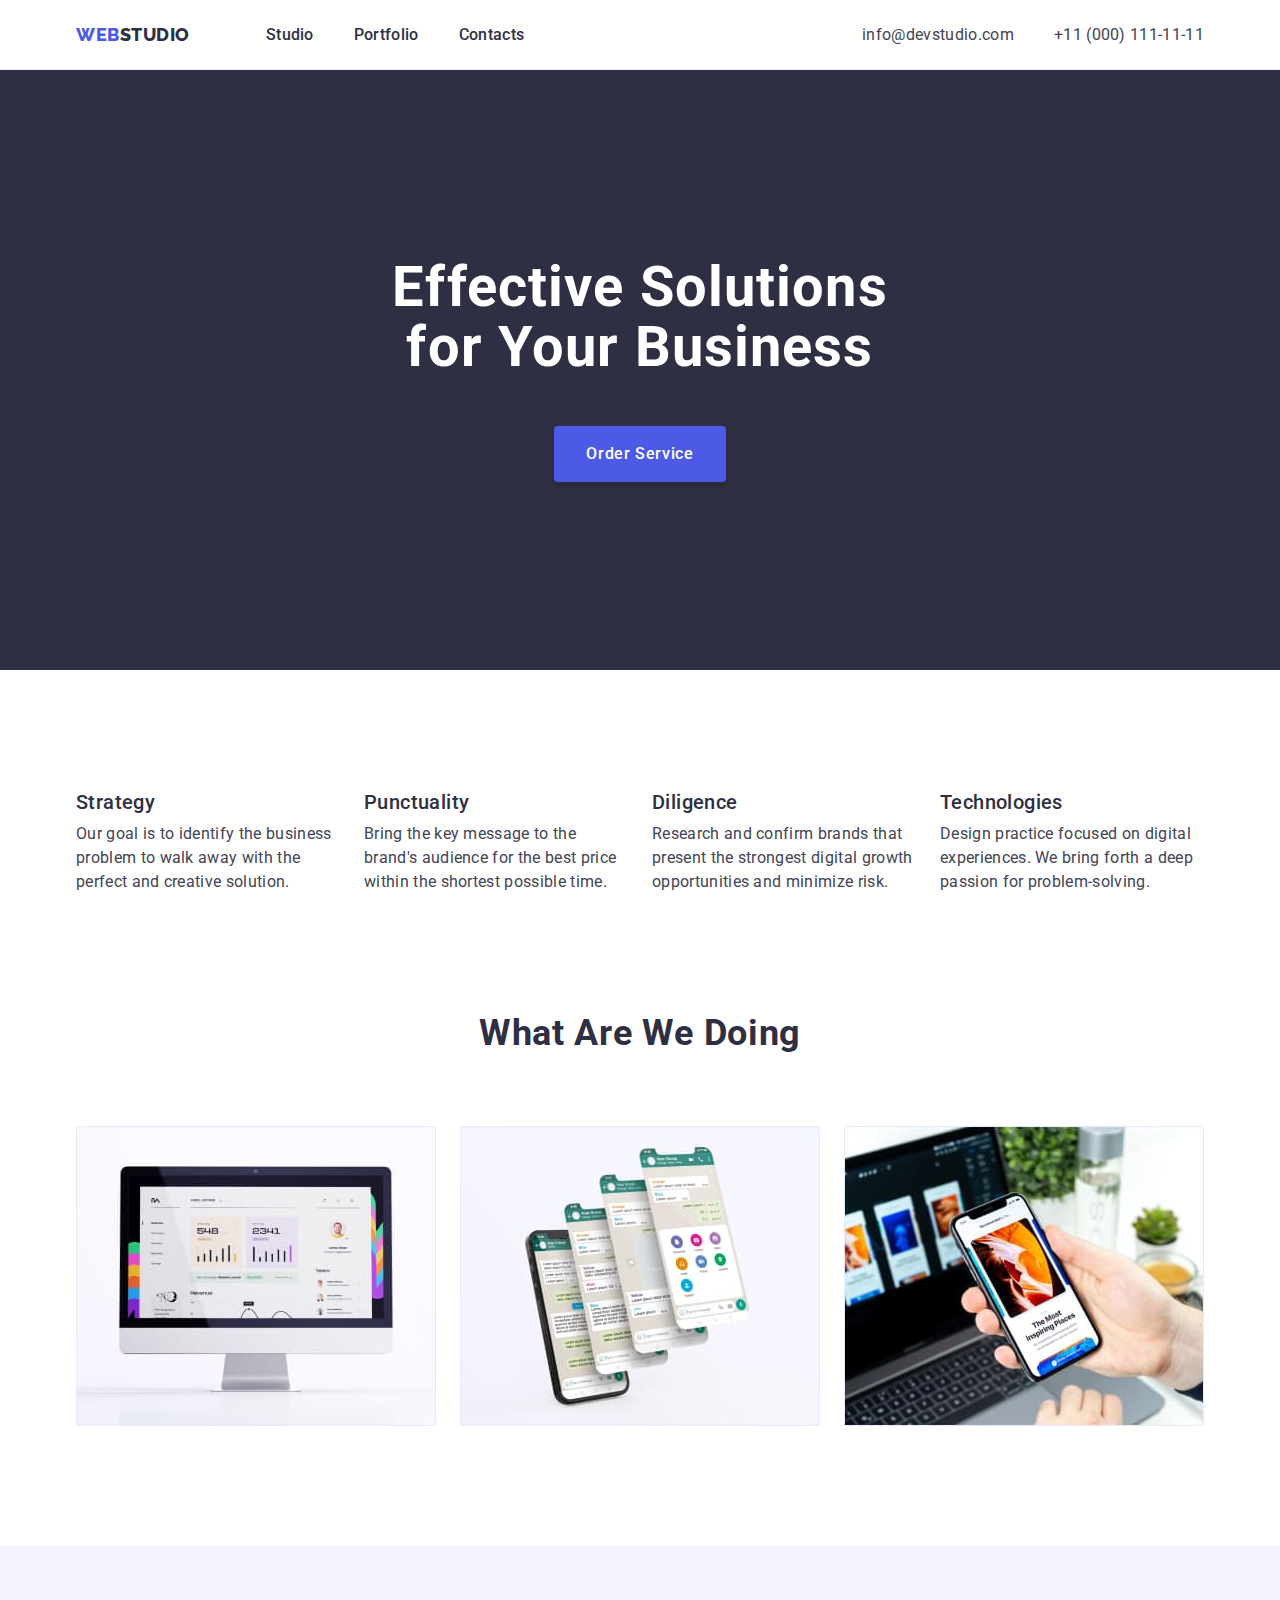
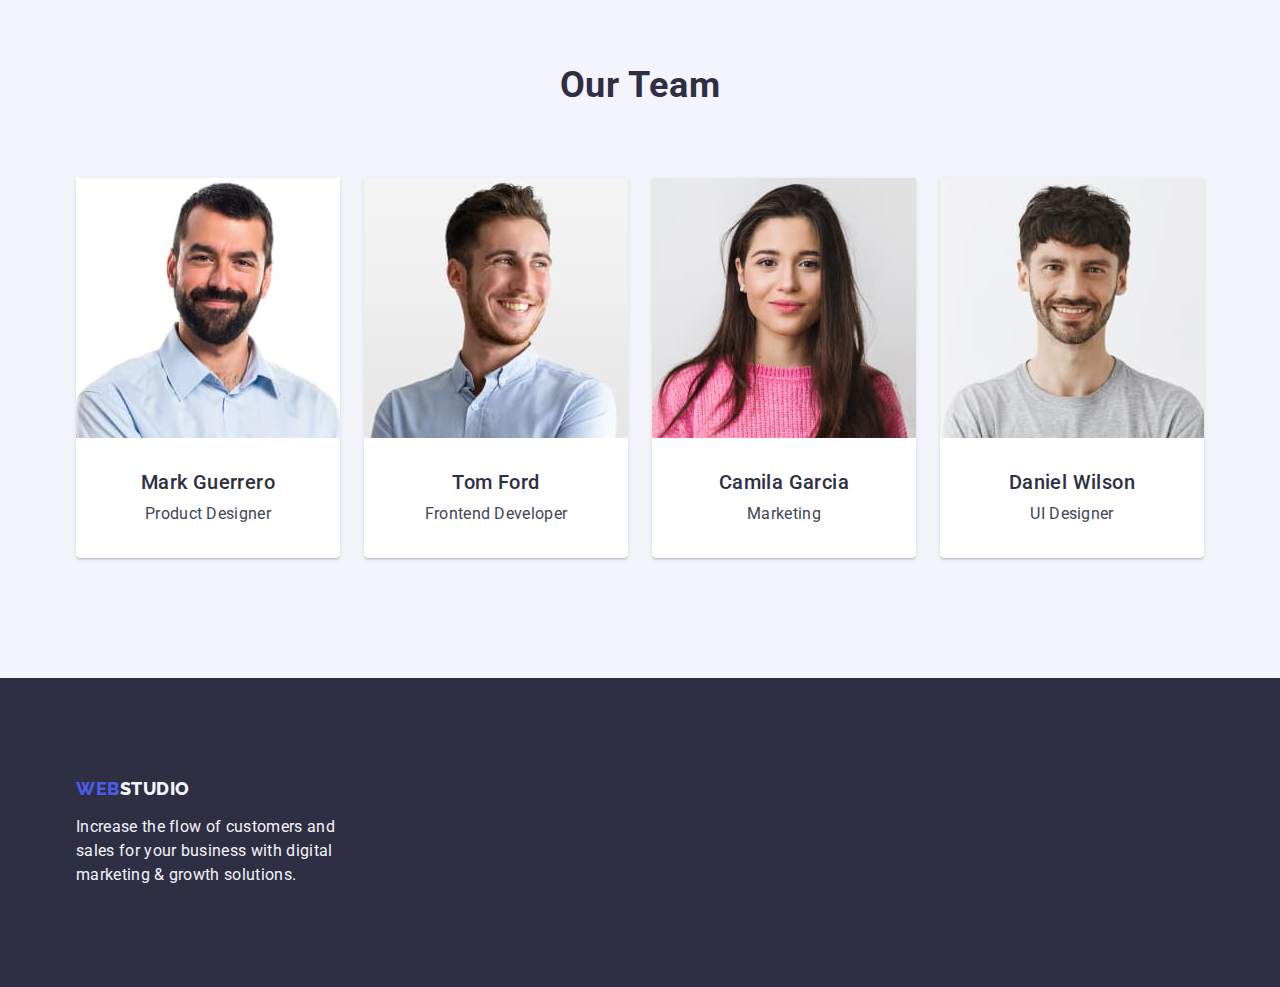
<file: index.html>
<!DOCTYPE html>
<html lang="en">
  <head>
    <meta charset="UTF-8" />
    <meta name="viewport" content="width=device-width, initial-scale=1.0" />
    <link rel="preconnect" href="https://fonts.googleapis.com" />
    <link rel="preconnect" href="https://fonts.gstatic.com" crossorigin />
    <link rel="stylesheet" href="https://fonts.googleapis.com/css2?family=Raleway:wght@800&family=Roboto:wght@400;500;700&display=swap" />
    <link rel="stylesheet" href="https://cdn.jsdelivr.net/npm/modern-normalize@2.0.0/modern-normalize.min.css" />
    <link rel="stylesheet" href="./css/styles.css" />
    <title>Main Page</title>
  </head>
  <body>
    <header class="header">
      <div class="container header-flex-container">
        <nav class="logo-flex-menu">
          <a href="./index.html" class="logo link">Web<span class="logo-span">Studio</span></a>
          <ul class="menu-f list">
            <li><a href="./index.html" class="navigation-item link">Studio</a></li>
            <li><a href="./portfolio.html" class="navigation-item link">Portfolio</a></li>
            <li><a href="" class="navigation-item link">Contacts</a></li>
          </ul>
        </nav>
        <address>
          <ul class="address-f list">
            <li><a href="mailto:info@devstudio.com" class="address-item link">info@devstudio.com</a></li>
            <li><a href="tel:+110001111111" class="address-item link">+11 (000) 111-11-11</a></li>
          </ul>
        </address>
      </div>
    </header>
    <main>
      <!--       
      HERO
      -->
      <section class="hero">
        <div class="container">
          <h1 class="hero-header">
            Effective Solutions <br />
            for Your Business
          </h1>
          <button type="button" class="hero-button">Order Service</button>
        </div>
      </section>
      <!--       
        Section 2 
      -->
      <section class="section-two">
        <div class="container">
          <h2 class="visually-hidden">Our Strategy Punctuality Diligence Technologies</h2>
          <ul class="section-two-container list">
            <li class="section-two-item">
              <h3 class="section-two-header">Strategy</h3>
              <p class="section-two-paragraph">Our goal is to identify the business problem to walk away with the perfect and creative solution.</p>
            </li>
            <li class="section-two-item">
              <h3 class="section-two-header">Punctuality</h3>
              <p class="section-two-paragraph">Bring the key message to the brand's audience for the best price within the shortest possible time.</p>
            </li>
            <li class="section-two-item">
              <h3 class="section-two-header">Diligence</h3>
              <p class="section-two-paragraph">
                Research and confirm brands that present the strongest digital growth opportunities and minimize risk.
              </p>
            </li>
            <li class="section-two-item">
              <h3 class="section-two-header">Technologies</h3>
              <p class="section-two-paragraph">Design practice focused on digital experiences. We bring forth a deep passion for problem-solving.</p>
            </li>
          </ul>
        </div>
      </section>
      <!--             
        Section 3 
      -->
      <section class="section-three">
        <div class="container">
          <h2 class="text-h-two">What are we doing</h2>
          <ul class="three-f-container list">
            <li class="three-item"><img src="./images/squoosh_what_are_we_doing_image_1.jpg" alt="computer screen" width="360" height="300" /></li>
            <li class="three-item"><img src="./images/squoosh_what_are_we_doing_image_2.jpg" alt="smartphone" width="360" height="300" /></li>
            <li class="three-item">
              <img src="./images/squoosh_what_are_we_doing_image_3.jpg" alt="smartphone and laptop" width="360" height="300" />
            </li>
          </ul>
        </div>
      </section>
      <!--             
      TEAM 
      -->
      <section class="team">
        <div class="container">
          <h2 class="text-h-two">Our Team</h2>
          <ul class="team-f-container list">
            <li class="teammate">
              <img src="./images/squoosh_foto_mark.jpg" alt="mark" width="264" />
              <div class="teammate-div">
                <h3 class="section-team-header">Mark Guerrero</h3>
                <p class="section-team-paragraph">Product Designer</p>
              </div>
            </li>
            <li class="teammate">
              <img src="./images/squoosh_foto_tom.jpg" alt="tom" width="264" />
              <div class="teammate-div">
                <h3 class="section-team-header">Tom Ford</h3>
                <p class="section-team-paragraph">Frontend Developer</p>
              </div>
            </li>
            <li class="teammate">
              <img src="./images/squoosh_foto_camila.jpg" alt="camila" width="264" />
              <div class="teammate-div">
                <h3 class="section-team-header">Camila Garcia</h3>
                <p class="section-team-paragraph">Marketing</p>
              </div>
            </li>
            <li class="teammate">
              <img src="./images/squoosh_foto_daniel.jpg" alt="daniel" width="264" />
              <div class="teammate-div">
                <h3 class="section-team-header">Daniel Wilson</h3>
                <p class="section-team-paragraph">UI Designer</p>
              </div>
            </li>
          </ul>
        </div>
      </section>
    </main>
    <!--     
      Footer
     -->
    <footer class="footer">
      <div class="container">
        <a href="./index.html" class="footer-logo link">Web<span class="footer-span">Studio</span></a>
        <p class="footer-paragraph">Increase the flow of customers and sales for your business with digital marketing & growth solutions.</p>
      </div>
    </footer>
  </body>
</html>
</file>
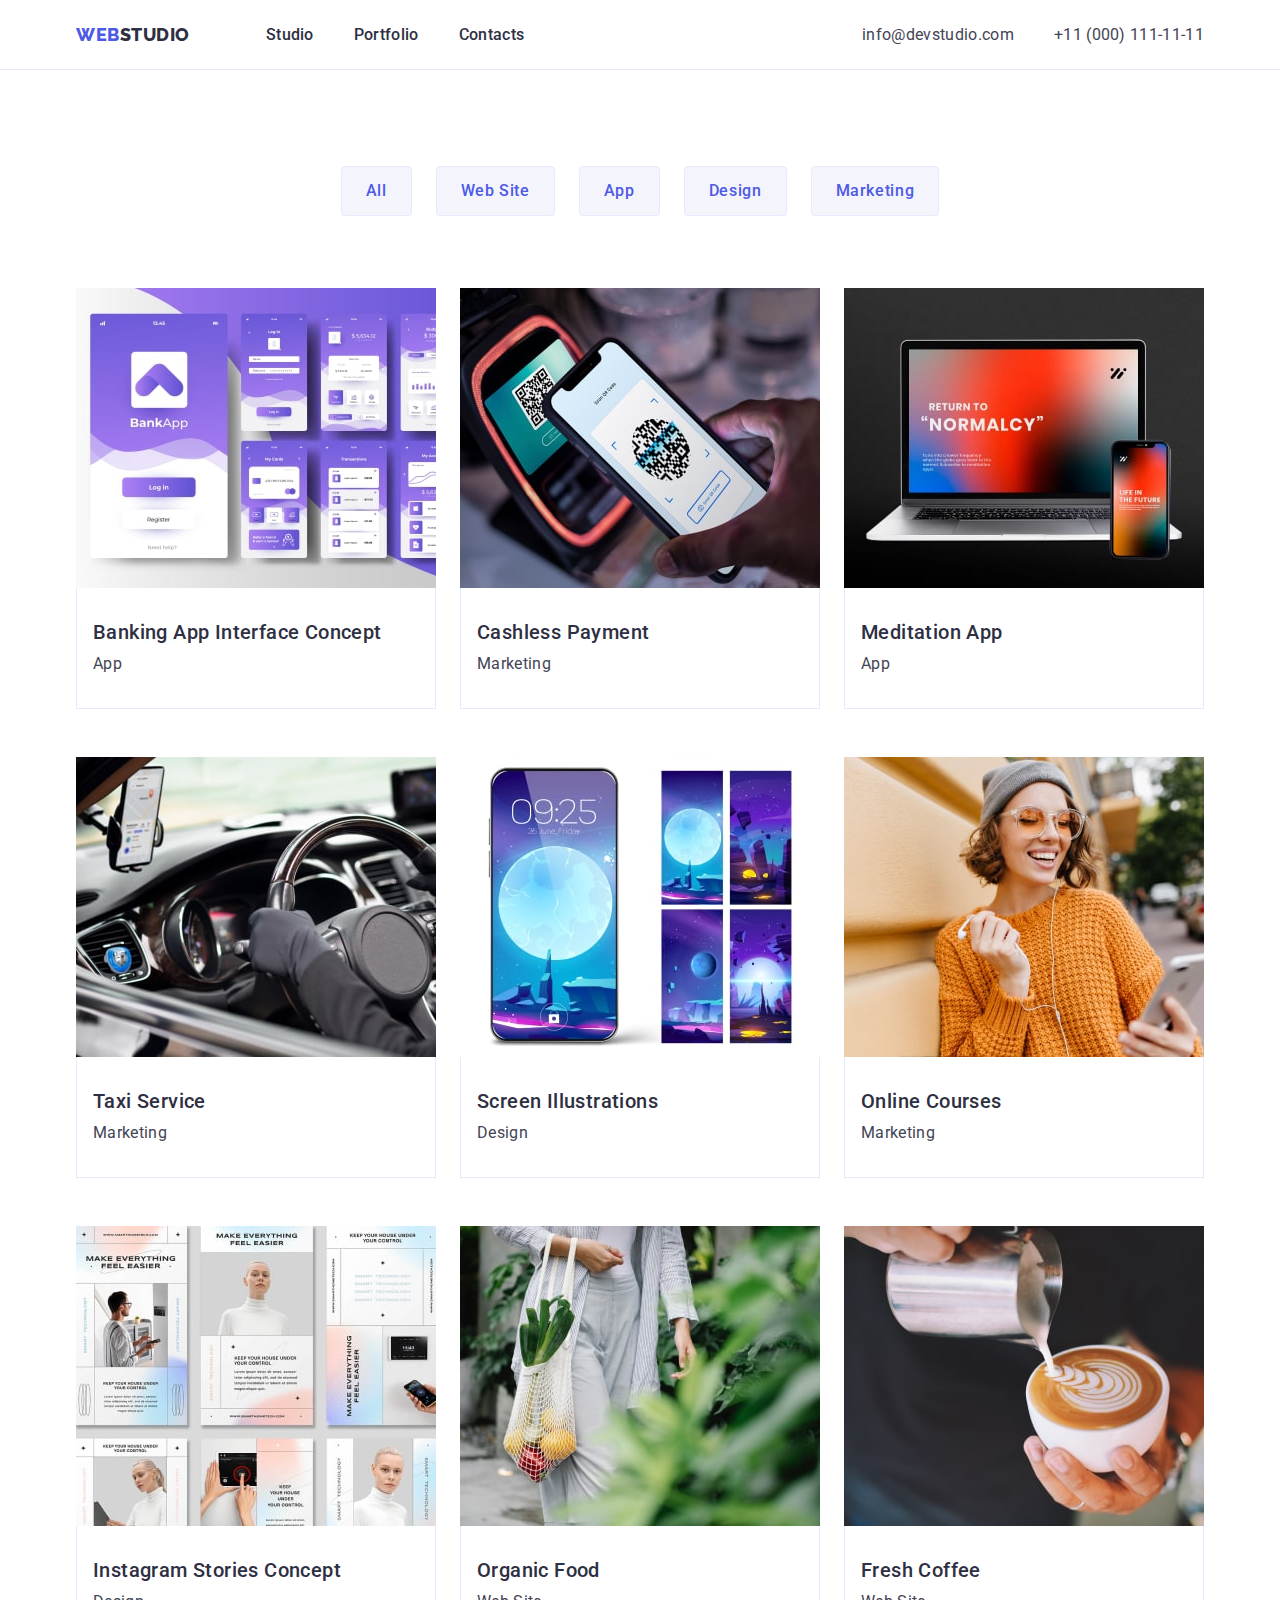
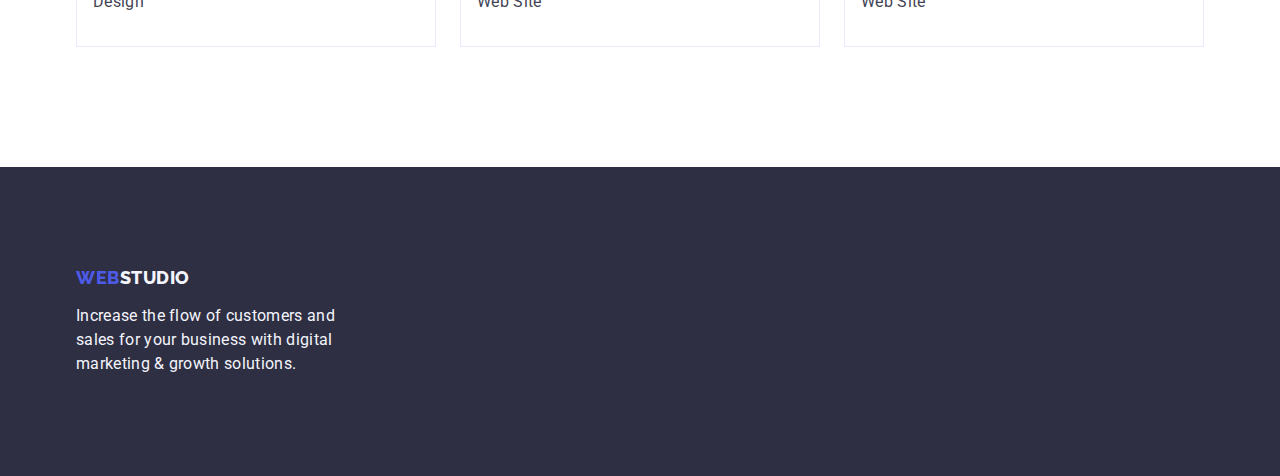
<file: portfolio.html>
<!DOCTYPE html>
<html lang="en">
  <head>
    <meta charset="UTF-8" />
    <meta name="viewport" content="width=device-width, initial-scale=1.0" />
    <link rel="preconnect" href="https://fonts.googleapis.com" />
    <link rel="preconnect" href="https://fonts.gstatic.com" crossorigin />
    <link rel="stylesheet" href="https://fonts.googleapis.com/css2?family=Raleway:wght@800&family=Roboto:wght@400;500;700&display=swap" />
    <link rel="stylesheet" href="https://cdn.jsdelivr.net/npm/modern-normalize@2.0.0/modern-normalize.min.css" />
    <link rel="stylesheet" href="./css/styles.css" />
    <title>Portfolio</title>
  </head>
  <body class="page-container">
    <header class="header">
      <div class="container header-flex-container">
        <nav class="logo-flex-menu">
          <a href="./index.html" class="logo link">Web<span class="logo-span">Studio</span></a>
          <ul class="menu-f list">
            <li><a href="./index.html" class="navigation-item link">Studio</a></li>
            <li><a href="./portfolio.html" class="navigation-item link">Portfolio</a></li>
            <li><a href="" class="navigation-item link">Contacts</a></li>
          </ul>
        </nav>
        <address>
          <ul class="address-f list">
            <li><a href="mailto:info@devstudio.com" class="address-item link">info@devstudio.com</a></li>
            <li><a href="tel:+110001111111" class="address-item link">+11 (000) 111-11-11</a></li>
          </ul>
        </address>
      </div>
    </header>
    <main>
      <!--       
      FILTER MENU
       -->
      <section class="container-padding">
        <div class="container">
          <h1 class="visually-hidden">Filter All WebSite App Desing Marketing</h1>
          <ul class="container-f-buttons list">
            <li><button type="button" class="filter-button">All</button></li>
            <li><button type="button" class="filter-button">Web Site</button></li>
            <li><button type="button" class="filter-button">App</button></li>
            <li><button type="button" class="filter-button">Design</button></li>
            <li><button type="button" class="filter-button">Marketing</button></li>
          </ul>
          <ul class="container-f-projects list">
            <li class="project-item">
              <a href="" class="link">
                <img src="./images/img_1-min.jpg" alt="img_1-min" width="360" />
                <div class="border-under-image">
                  <h2 class="project-item-header">Banking App Interface Concept</h2>
                  <p class="project-item-paragraph">App</p>
                </div>
              </a>
            </li>
            <li class="project-item">
              <a href="" class="link">
                <img class="project-image" src="./images/img_2-min.jpg" alt="img_2-min" width="360" />
                <div class="border-under-image">
                  <h2 class="project-item-header">Cashless Payment</h2>
                  <p class="project-item-paragraph">Marketing</p>
                </div>
              </a>
            </li>
            <li class="project-item">
              <a href="" class="link">
                <img class="project-image" src="./images/img_3-min.jpg" alt="img_3-min" width="360" />
                <div class="border-under-image">
                  <h2 class="project-item-header">Meditation App</h2>
                  <p class="project-item-paragraph">App</p>
                </div>
              </a>
            </li>
            <li class="project-item">
              <a href="" class="link">
                <img class="project-image" src="./images/img_4-min.jpg" alt="img_4-min" width="360" />
                <div class="border-under-image">
                  <h2 class="project-item-header">Taxi Service</h2>
                  <p class="project-item-paragraph">Marketing</p>
                </div>
              </a>
            </li>
            <li class="project-item">
              <a href="" class="link">
                <img class="project-image" src="./images/img_5-min.jpg" alt="img_5-min" width="360" />
                <div class="border-under-image">
                  <h2 class="project-item-header">Screen Illustrations</h2>
                  <p class="project-item-paragraph">Design</p>
                </div>
              </a>
            </li>
            <li class="project-item">
              <a href="" class="link">
                <img class="project-image" src="./images/img_6-min.jpg" alt="img_6-min" width="360" />
                <div class="border-under-image">
                  <h2 class="project-item-header">Online Courses</h2>
                  <p class="project-item-paragraph">Marketing</p>
                </div>
              </a>
            </li>
            <li class="project-item">
              <a href="" class="link">
                <img class="project-image" src="./images/img_7-min.jpg" alt="img_7-min" width="360" />
                <div class="border-under-image">
                  <h2 class="project-item-header">Instagram Stories Concept</h2>
                  <p class="project-item-paragraph">Design</p>
                </div>
              </a>
            </li>
            <li class="project-item">
              <a href="" class="link">
                <img class="project-image" src="./images/img_8-min.jpg" alt="img_8-min" width="360" />
                <div class="border-under-image">
                  <h2 class="project-item-header">Organic Food</h2>
                  <p class="project-item-paragraph">Web Site</p>
                </div>
              </a>
            </li>
            <li class="project-item">
              <a href="" class="link">
                <img class="project-image" src="./images/img_9-min.jpg" alt="img_9-min" width="360" />
                <div class="border-under-image">
                  <h2 class="project-item-header">Fresh Coffee</h2>
                  <p class="project-item-paragraph">Web Site</p>
                </div>
              </a>
            </li>
          </ul>
        </div>
      </section>
    </main>
    <!-- 
FOOTER
 -->
    <footer class="footer">
      <div class="container">
        <a href="./index.html" class="footer-logo link">Web<span class="footer-span">Studio</span></a>
        <p class="footer-paragraph">Increase the flow of customers and sales for your business with digital marketing & growth solutions.</p>
      </div>
    </footer>
  </body>
</html>
</file>
<file: css/styles.css>
:root {
  --iris: #4d5ae5;
  --ocean: #404bbf;
  --navyblue: #2e2f42;
  --slate: #434455;
  --cornflower: #e7e9fc;
  --cloud: #f4f4fd;
  --white: #ffffff;
}
p,
h1,
h2,
h3,
h4,
h5,
h6 {
  margin-top: 0;
  margin-bottom: 0;
}
ol,
ul {
  margin-top: 0;
  margin-bottom: 0;
  padding-left: 0;
  list-style-type: none;
}
img {
  display: block;
  max-width: 100%;
  height: auto;
}
a {
  text-decoration: none;
}
button {
  cursor: pointer;
}
body {
  font-family: "Roboto", sans-serif;
  color: var(--slate);
  background-color: var(--white);
}
.visually-hidden {
  position: absolute;
  width: 1px;
  height: 1px;
  margin: -1px;
  border: 0;
  padding: 0;
  white-space: nowrap;
  clip-path: inset(100%);
  clip: rect(0 0 0 0);
  overflow: hidden;
}
/* .page-container {
  min-height: 100vh;
  display: flex;
  flex-direction: column;
}
main {
  flex-grow: 1;
} */
.container {
  width: 100%;
  max-width: 1158px;
  padding-left: 15px;
  padding-right: 15px;
  margin: 0 auto;
}
.link {
  text-decoration: none;
}
.list {
  list-style-type: none;
}
/*--------------------HEADER----------------*/
.header {
  border-bottom: 1px solid var(--cornflower);
}
.header-flex-container {
  display: flex;
  align-items: center;
}
.logo-flex-menu {
  display: flex;
  align-items: center;
  flex-grow: 1;
}
.menu-f {
  display: flex;
  gap: 40px;
}
.address-f {
  display: flex;
  gap: 40px;
  align-items: center;
  font-style: normal;
}
.logo {
  padding: 24px 0;
  color: var(--iris);
  font-size: 18px;
  font-family: "Raleway", sans-serif;
  font-weight: 800;
  line-height: 1.17;
  letter-spacing: 0.03em;
  text-transform: uppercase;
  margin-right: 76px;
}
.logo-span {
  color: var(--navyblue);
}
.navigation-item {
  color: var(--navyblue);
  font-size: 16px;
  font-weight: 500;
  line-height: 1.5;
  letter-spacing: 0.02em;
  padding: 24px 0;
}
.address-item {
  color: var(--slate);
  font-size: 16px;
  line-height: 1.5;
  letter-spacing: 0.02em;
}
.navigation-item:hover,
.navigation-item:focus,
.address-item:hover,
.address-item:focus {
  color: var(--ocean);
}

/*----------------------FOOTER----------------*/
.footer {
  background-color: var(--navyblue);
  padding: 100px 0;
}
.footer-logo {
  display: inline-block;
  margin-bottom: 16px;
  color: var(--iris);
  font-size: 18px;
  font-family: "Raleway", sans-serif;
  font-weight: 800;
  line-height: 1.17;
  letter-spacing: 0.03em;
  text-transform: uppercase;
}
.footer-span {
  color: var(--cloud);
}
.footer-paragraph {
  color: var(--cloud);
  font-size: 16px;
  line-height: 1.5;
  letter-spacing: 0.02em;
  max-width: 264px;
}

/*--------------PORTFOLIO-Progects----------*/
.container-padding {
  padding: 96px 0 120px 0;
}
.container-f-buttons {
  display: flex;
  gap: 24px;
  justify-content: center;
  margin-bottom: 72px;
}
.filter-button {
  background-color: var(--cloud);
  color: var(--iris);
  text-align: center;
  font-family: "Roboto", sans-serif;
  font-size: 16px;
  font-weight: 500;
  line-height: 1.5;
  letter-spacing: 0.04em;
  padding: 12px 24px;
  border-radius: 4px;
  border: 1px solid var(--cornflower);
  background: var(--cloud);
}
.filter-button:hover,
.filter-button:focus {
  color: var(--white);
  background-color: var(--ocean);
  border-color: transparent;
  box-shadow: 0px 2px 2px 0px rgba(0, 0, 0, 0.12), 0px 2px 1px 0px rgba(0, 0, 0, 0.08), 0px 3px 1px 0px rgba(0, 0, 0, 0.1);
}
.container-f-projects {
  flex-wrap: wrap;
  display: flex;
  row-gap: 48px;
  column-gap: 24px;
}
.project-item {
  flex-basis: calc((100% - 48) / 3);
  background: var(--white);
}
.border-under-image {
  border-right: 1px solid var(--cornflower);
  border-bottom: 1px solid var(--cornflower);
  border-left: 1px solid var(--cornflower);
  padding: 32px 16px;
}

/*--------------MAIN PAGE-HERO----------*/
.hero {
  background-color: var(--navyblue);
  padding-top: 188px;
  padding-bottom: 188px;
}
.hero-header {
  color: var(--white);
  font-size: 56px;
  font-weight: 700;
  line-height: 1.07;
  letter-spacing: 0.02em;
  text-align: center;
  max-width: 496px;
  margin: 0 auto;
  margin-bottom: 48px;
}
.hero-button {
  color: var(--white);
  font-size: 16px;
  font-weight: 500;
  line-height: 1.5;
  letter-spacing: 0.04em;
  background-color: var(--iris);
  padding: 16px 32px;
  display: block;
  margin: 0 auto;
  min-width: 169px;
  height: 56px;
  border: none;
  border-radius: 4px;
  background: var(--iris);
  box-shadow: 0px 4px 4px 0px rgba(0, 0, 0, 0.15);
}
.hero-button:hover,
.hero-button:focus {
  background-color: var(--ocean);
}
/* ----------  SECTION TWO ----------------------*/
.section-two {
  padding: 120px 0;
}
.section-two-container {
  display: flex;
  gap: 24px;
}
.section-two-item {
  width: calc((100% - 72px) / 4);
}
.section-two-paragraph,
.section-team-paragraph,
.project-item-paragraph {
  color: var(--slate);
  font-size: 16px;
  line-height: 1.5;
  letter-spacing: 0.02em;
}
/* ----------  SECTION THREE ----------------------*/
.section-three {
  padding-bottom: 120px;
}
.three-f-container {
  display: flex;
  gap: 24px;
}
.three-item {
  width: calc((100% - 48) / 3);
}
/* -----------TEAM-----------------*/
.team {
  background-color: var(--cloud);
  padding-top: 120px;
  padding-bottom: 120px;
}
.team-f-container {
  display: flex;
  gap: 24px;
}
.teammate {
  background-color: var(--white);
  border-radius: 0px 0px 4px 4px;
  box-shadow: 0px 2px 1px 0px rgba(46, 47, 66, 0.08), 0px 1px 1px 0px rgba(46, 47, 66, 0.16), 0px 1px 6px 0px rgba(46, 47, 66, 0.08);
}

/*--------------OTHER TEXT----------*/
.text-h-two {
  color: var(--navyblue);
  font-size: 36px;
  font-weight: 700;
  line-height: 1.11;
  letter-spacing: 0.02em;
  text-transform: capitalize;
  text-align: center;
  margin-bottom: 72px;
}
.section-two-header,
.section-team-header,
.project-item-header {
  color: var(--navyblue);
  font-size: 20px;
  font-weight: 500;
  line-height: 1.2;
  letter-spacing: 0.02em;
  margin-bottom: 8px;
}
.teammate-div {
  text-align: center;
  padding: 32px 16px;
}
</file>
